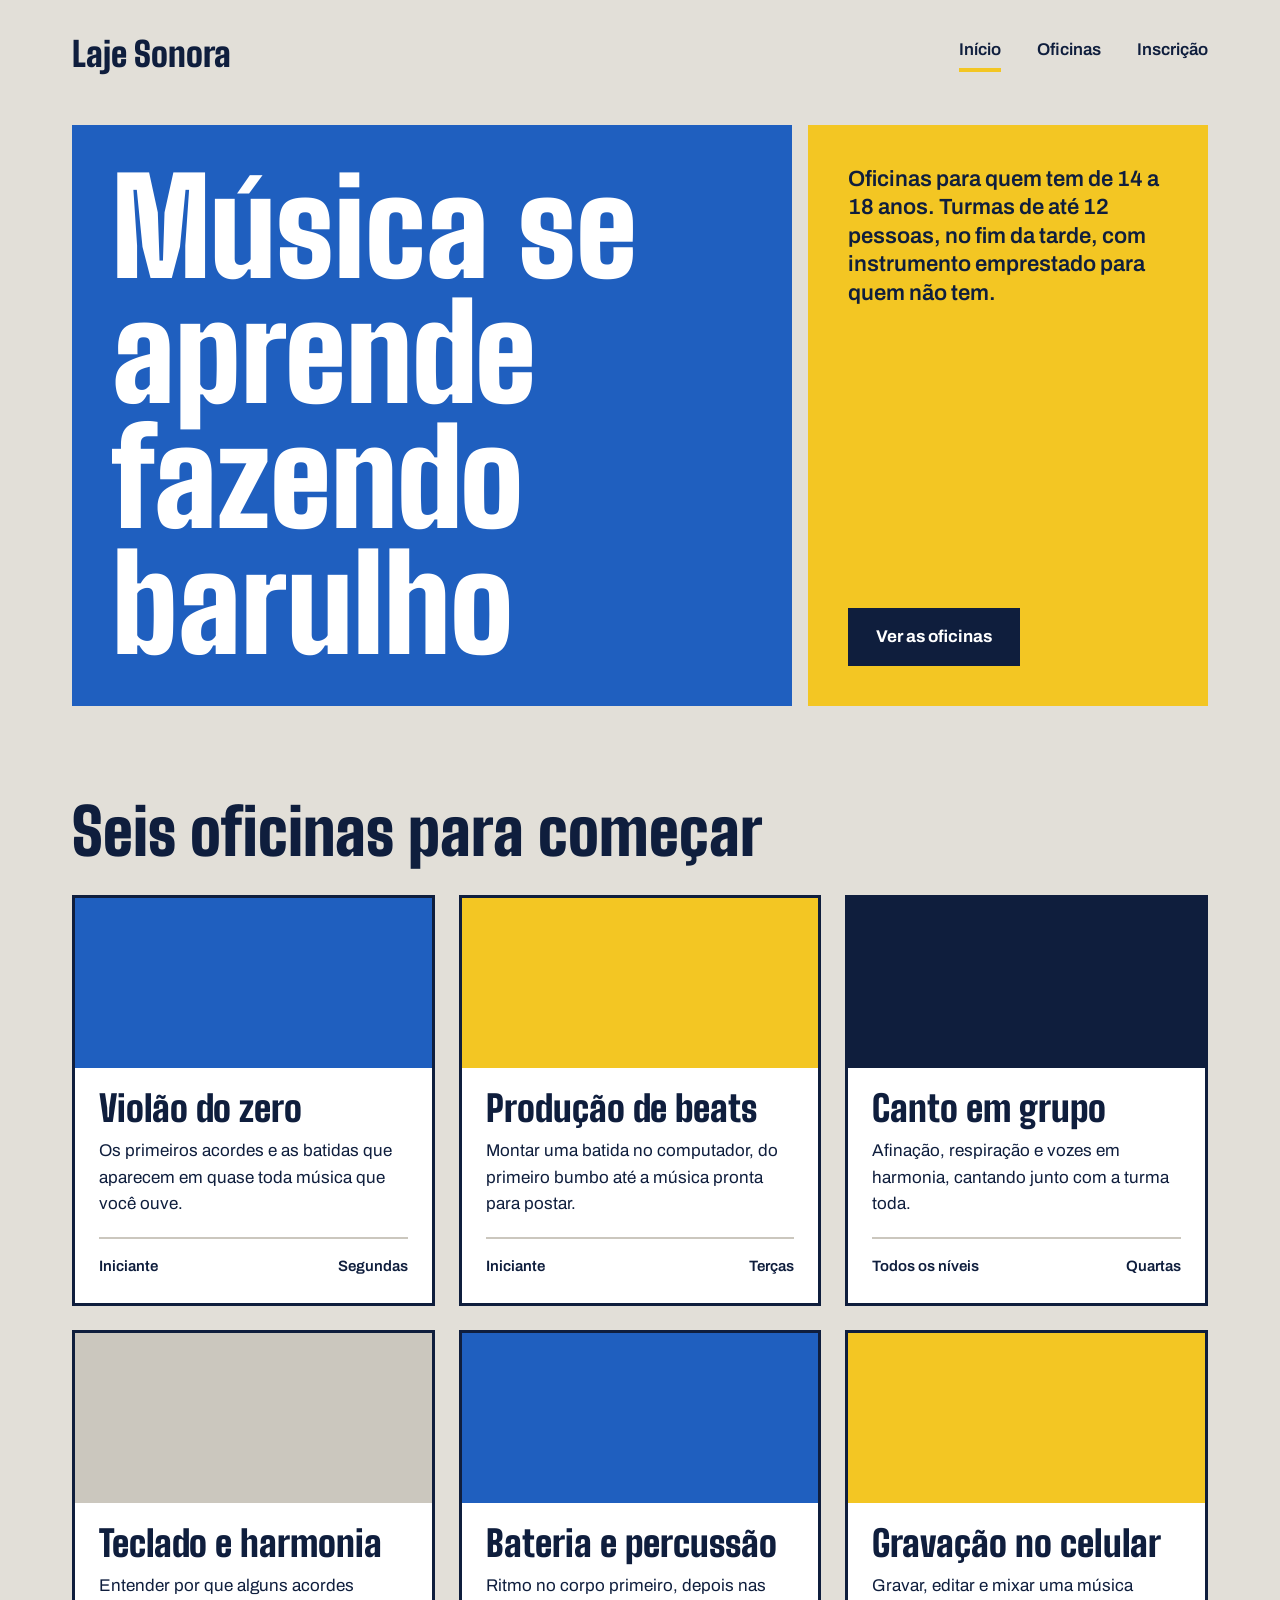
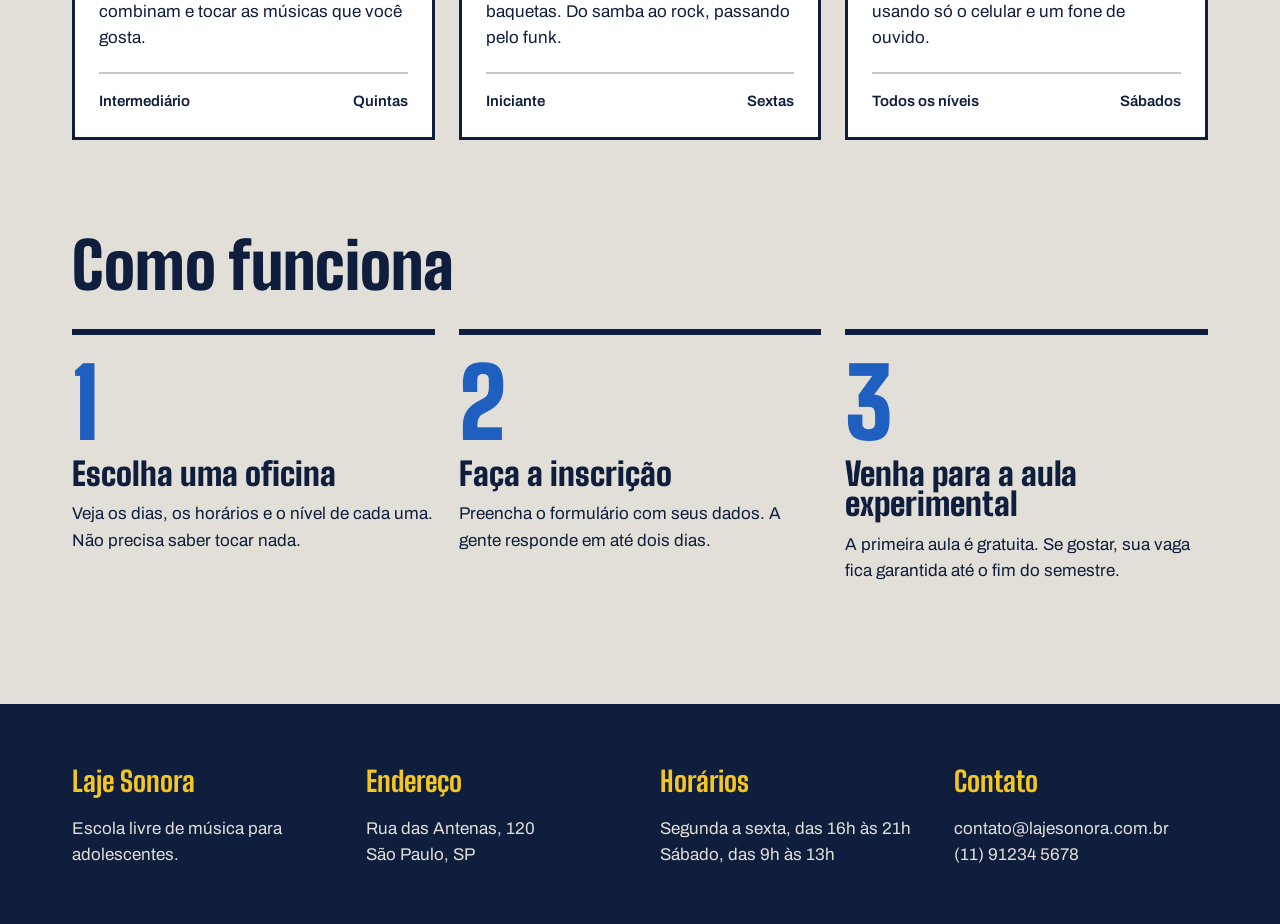
<file: index.html>
<!DOCTYPE html>
<html lang="pt-BR">
<head>
    <meta charset="UTF-8">
    <meta name="viewport" content="width=device-width, initial-scale=1.0">
    <title>Laje Sonora | Início</title>

    <link rel="preconnect" href="https://fonts.googleapis.com">
    <link rel="preconnect" href="https://fonts.gstatic.com" crossorigin>
    <link href="https://fonts.googleapis.com/css2?family=Archivo:wght@400;500;600;700&family=Big+Shoulders+Display:wght@600;700;800&display=swap" rel="stylesheet">
    <title>Laje Sonora</title>
    <link rel="preconnect" href="https://fonts.googleapis.com">
    <link rel="preconnect" href="https://fonts.gstatic.com" crossorigin>
    <link href="https://fonts.googleapis.com/css2?family=Big+Shoulders:opsz,wght@10..72,100..900&display=swap" rel="stylesheet">
    <link rel="preconnect" href="https://fonts.googleapis.com">
    <link rel="preconnect" href="https://fonts.gstatic.com" crossorigin>
    <link href="https://fonts.googleapis.com/css2?family=Archivo:ital,wght@0,100..900;1,100..900&family=Big+Shoulders:opsz,wght@10..72,100..900&display=swap" rel="stylesheet">
    <link rel="stylesheet" href="index.css">
</head>
<body>

    <header class="conteudo topo">
        <a class="logo" href="index.html">Laje Sonora</a>

        <nav class="menu">
            <a class="atual" href="index.html">Início</a>
            <a href="oficinas.html">Oficinas</a>
            <a href="inscricao.html">Inscrição</a>
        </nav>
    </header>

    <main>
        <section class="conteudo cartazes">
            <div class="cartaz cartaz-principal">
                <h1>Música se aprende fazendo barulho</h1>
            </div>

            <div class="cartaz cartaz-lateral">
                <p>
                    Oficinas para quem tem de 14 a 18 anos.
                    Turmas de até 12 pessoas, no fim da tarde,
                    com instrumento emprestado para quem não tem.
                </p>

                <a class="botao" href="oficinas.html">Ver as oficinas</a>
            </div>
        </section>

        <section class="conteudo secao">
            <h2 class="titulo-secao">Seis oficinas para começar</h2>

            <div class="cards">

                <article class="card">
                    <div class="foto foto-azul"></div>
                    <div class="card-texto">
                        <h3>Violão do zero</h3>
                        <p>Os primeiros acordes e as batidas que aparecem em quase toda música que você ouve.</p>
                        <div class="card-info">
                            <span>Iniciante</span>
                            <span>Segundas</span>
                        </div>
                    </div>
                </article>

                <article class="card">
                    <div class="foto foto-amarela"></div>
                    <div class="card-texto">
                        <h3>Produção de beats</h3>
                        <p>Montar uma batida no computador, do primeiro bumbo até a música pronta para postar.</p>
                        <div class="card-info">
                            <span>Iniciante</span>
                            <span>Terças</span>
                        </div>
                    </div>
                </article>

                <article class="card">
                    <div class="foto foto-tinta"></div>
                    <div class="card-texto">
                        <h3>Canto em grupo</h3>
                        <p>Afinação, respiração e vozes em harmonia, cantando junto com a turma toda.</p>
                        <div class="card-info">
                            <span>Todos os níveis</span>
                            <span>Quartas</span>
                        </div>
                    </div>
                </article>

                <article class="card">
                    <div class="foto"></div>
                    <div class="card-texto">
                        <h3>Teclado e harmonia</h3>
                        <p>Entender por que alguns acordes combinam e tocar as músicas que você gosta.</p>
                        <div class="card-info">
                            <span>Intermediário</span>
                            <span>Quintas</span>
                        </div>
                    </div>
                </article>

                <article class="card">
                    <div class="foto foto-azul"></div>
                    <div class="card-texto">
                        <h3>Bateria e percussão</h3>
                        <p>Ritmo no corpo primeiro, depois nas baquetas. Do samba ao rock, passando pelo funk.</p>
                        <div class="card-info">
                            <span>Iniciante</span>
                            <span>Sextas</span>
                        </div>
                    </div>
                </article>

                <article class="card">
                    <div class="foto foto-amarela"></div>
                    <div class="card-texto">
                        <h3>Gravação no celular</h3>
                        <p>Gravar, editar e mixar uma música usando só o celular e um fone de ouvido.</p>
                        <div class="card-info">
                            <span>Todos os níveis</span>
                            <span>Sábados</span>
                        </div>
                    </div>
                </article>

            </div>
        </section>

        <section class="conteudo secao">
            <h2 class="titulo-secao">Como funciona</h2>

            <div class="passos">

                <div class="passo">
                    <p class="passo-numero">1</p>
                    <h3>Escolha uma oficina</h3>
                    <p>Veja os dias, os horários e o nível de cada uma. Não precisa saber tocar nada.</p>
                </div>

                <div class="passo">
                    <p class="passo-numero">2</p>
                    <h3>Faça a inscrição</h3>
                    <p>Preencha o formulário com seus dados. A gente responde em até dois dias.</p>
                </div>

                <div class="passo">
                    <p class="passo-numero">3</p>
                    <h3>Venha para a aula experimental</h3>
                    <p>A primeira aula é gratuita. Se gostar, sua vaga fica garantida até o fim do semestre.</p>
                </div>

            </div>
        </section>
    </main>

    <footer class="rodape">
        <div class="conteudo rodape-colunas">

            <div class="rodape-coluna">
                <h4>Laje Sonora</h4>
                <p>Escola livre de música para adolescentes.</p>
            </div>

            <div class="rodape-coluna">
                <h4>Endereço</h4>
                <p>Rua das Antenas, 120<br>São Paulo, SP</p>
            </div>

            <div class="rodape-coluna">
                <h4>Horários</h4>
                <p>Segunda a sexta, das 16h às 21h<br>Sábado, das 9h às 13h</p>
            </div>

            <div class="rodape-coluna">
                <h4>Contato</h4>
                <p>contato@lajesonora.com.br<br>(11) 91234 5678</p>
            </div>

        </div>
    </footer>

</body>
</html>
</file>
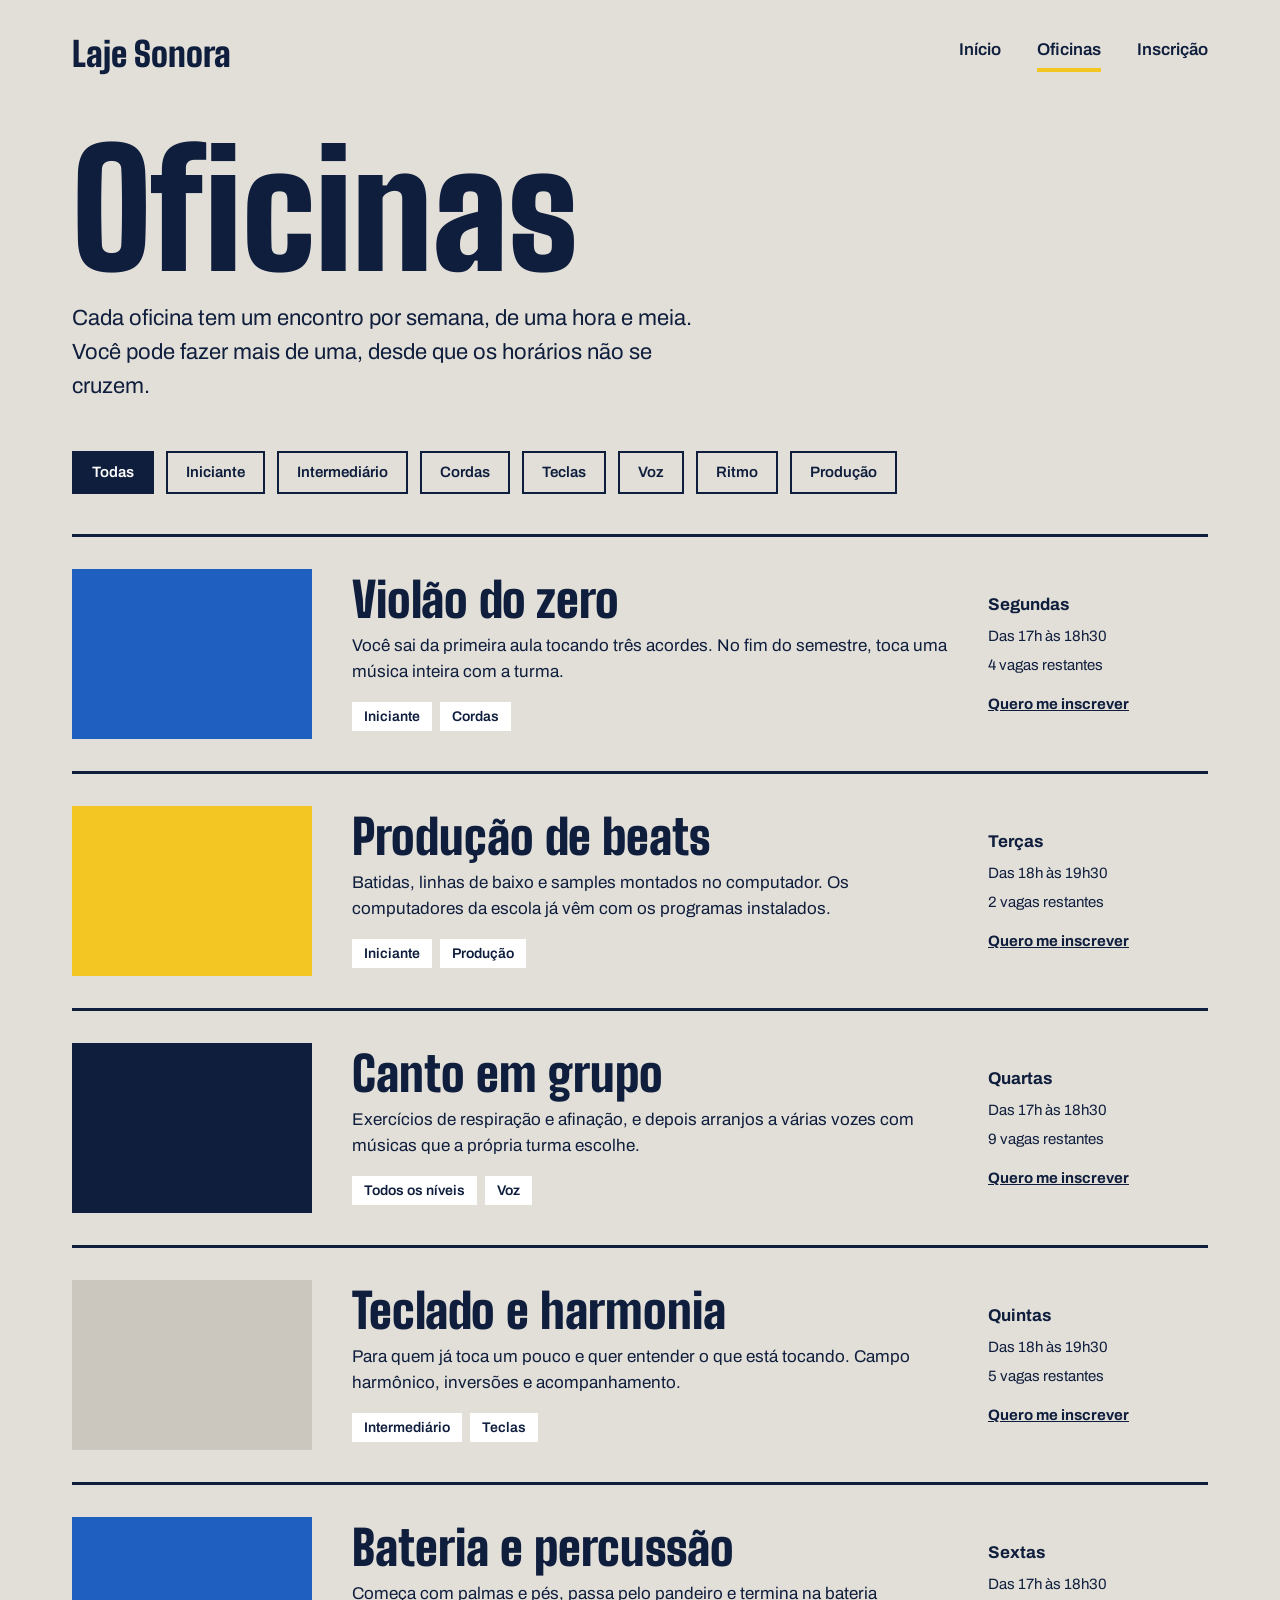
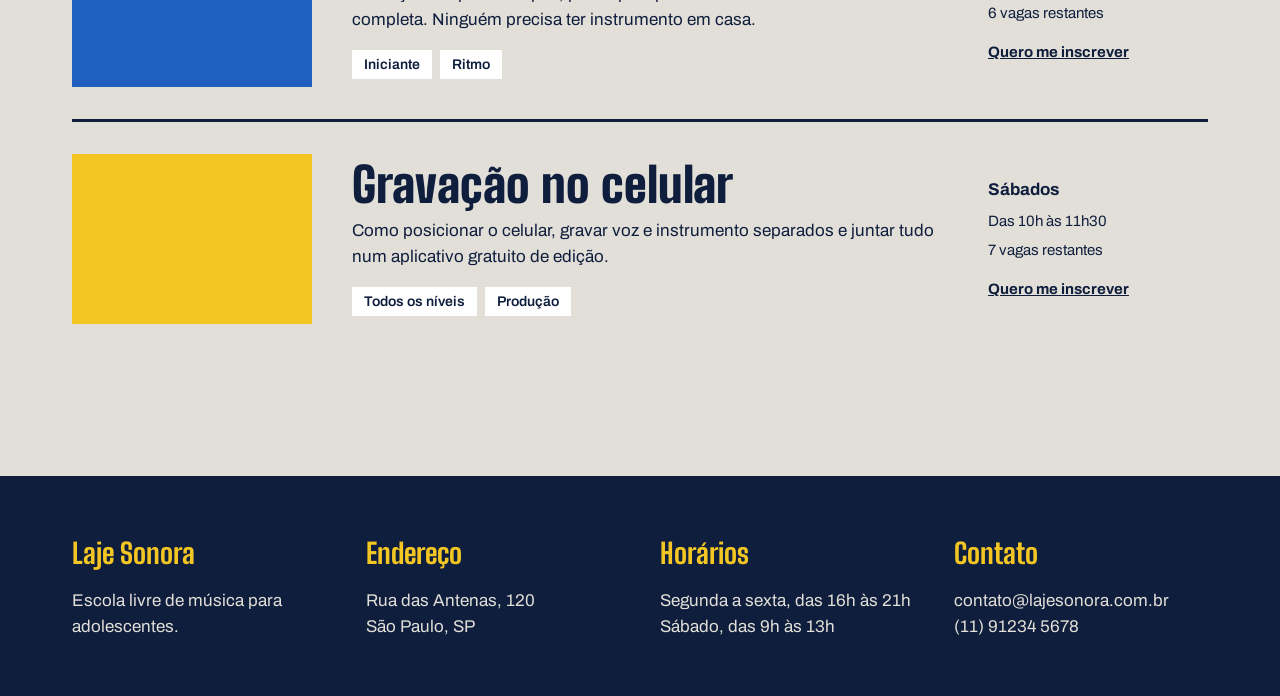
<file: oficinas.html>
<!DOCTYPE html>
<html lang="pt-BR">
<head>
    <meta charset="UTF-8">
    <meta name="viewport" content="width=device-width, initial-scale=1.0">
    <title>Laje Sonora | Oficinas</title>

    <link rel="preconnect" href="https://fonts.googleapis.com">
    <link rel="preconnect" href="https://fonts.gstatic.com" crossorigin>
    <link href="https://fonts.googleapis.com/css2?family=Archivo:wght@400;500;600;700&family=Big+Shoulders:opsz,wght@10..72,100..900&display=swap" rel="stylesheet">

    <link rel="stylesheet" href="oficinas.css">
</head>
<body>

    <header class="conteudo topo">
        <a class="logo" href="index.html">Laje Sonora</a>

        <nav class="menu">
            <a href="index.html">Início</a>
            <a class="atual" href="oficinas.html">Oficinas</a>
            <a href="inscricao.html">Inscrição</a>
        </nav>
    </header>

    <main class="conteudo">

        <h1 class="titulo-pagina">Oficinas</h1>

        <p class="subtitulo-pagina">
            Cada oficina tem um encontro por semana, de uma hora e meia.
            Você pode fazer mais de uma, desde que os horários não se cruzem.
        </p>

        <div class="filtros">
            <span class="filtro ativo">Todas</span>
            <span class="filtro">Iniciante</span>
            <span class="filtro">Intermediário</span>
            <span class="filtro">Cordas</span>
            <span class="filtro">Teclas</span>
            <span class="filtro">Voz</span>
            <span class="filtro">Ritmo</span>
            <span class="filtro">Produção</span>
        </div>

        <div class="lista">

            <article class="oficina">
                <div class="foto foto-azul"></div>
                <div class="oficina-texto">
                    <h2>Violão do zero</h2>
                    <p>Você sai da primeira aula tocando três acordes. No fim do semestre, toca uma música inteira com a turma.</p>
                    <div class="etiquetas">
                        <span class="etiqueta">Iniciante</span>
                        <span class="etiqueta">Cordas</span>
                    </div>
                </div>
                <div class="oficina-detalhes">
                    <strong>Segundas</strong>
                    <span>Das 17h às 18h30</span>
                    <span>4 vagas restantes</span>
                    <a href="inscricao.html">Quero me inscrever</a>
                </div>
            </article>

            <article class="oficina">
                <div class="foto foto-amarela"></div>
                <div class="oficina-texto">
                    <h2>Produção de beats</h2>
                    <p>Batidas, linhas de baixo e samples montados no computador. Os computadores da escola já vêm com os programas instalados.</p>
                    <div class="etiquetas">
                        <span class="etiqueta">Iniciante</span>
                        <span class="etiqueta">Produção</span>
                    </div>
                </div>
                <div class="oficina-detalhes">
                    <strong>Terças</strong>
                    <span>Das 18h às 19h30</span>
                    <span>2 vagas restantes</span>
                    <a href="inscricao.html">Quero me inscrever</a>
                </div>
            </article>

            <article class="oficina">
                <div class="foto foto-tinta"></div>
                <div class="oficina-texto">
                    <h2>Canto em grupo</h2>
                    <p>Exercícios de respiração e afinação, e depois arranjos a várias vozes com músicas que a própria turma escolhe.</p>
                    <div class="etiquetas">
                        <span class="etiqueta">Todos os níveis</span>
                        <span class="etiqueta">Voz</span>
                    </div>
                </div>
                <div class="oficina-detalhes">
                    <strong>Quartas</strong>
                    <span>Das 17h às 18h30</span>
                    <span>9 vagas restantes</span>
                    <a href="inscricao.html">Quero me inscrever</a>
                </div>
            </article>

            <article class="oficina">
                <div class="foto"></div>
                <div class="oficina-texto">
                    <h2>Teclado e harmonia</h2>
                    <p>Para quem já toca um pouco e quer entender o que está tocando. Campo harmônico, inversões e acompanhamento.</p>
                    <div class="etiquetas">
                        <span class="etiqueta">Intermediário</span>
                        <span class="etiqueta">Teclas</span>
                    </div>
                </div>
                <div class="oficina-detalhes">
                    <strong>Quintas</strong>
                    <span>Das 18h às 19h30</span>
                    <span>5 vagas restantes</span>
                    <a href="inscricao.html">Quero me inscrever</a>
                </div>
            </article>

            <article class="oficina">
                <div class="foto foto-azul"></div>
                <div class="oficina-texto">
                    <h2>Bateria e percussão</h2>
                    <p>Começa com palmas e pés, passa pelo pandeiro e termina na bateria completa. Ninguém precisa ter instrumento em casa.</p>
                    <div class="etiquetas">
                        <span class="etiqueta">Iniciante</span>
                        <span class="etiqueta">Ritmo</span>
                    </div>
                </div>
                <div class="oficina-detalhes">
                    <strong>Sextas</strong>
                    <span>Das 17h às 18h30</span>
                    <span>6 vagas restantes</span>
                    <a href="inscricao.html">Quero me inscrever</a>
                </div>
            </article>

            <article class="oficina">
                <div class="foto foto-amarela"></div>
                <div class="oficina-texto">
                    <h2>Gravação no celular</h2>
                    <p>Como posicionar o celular, gravar voz e instrumento separados e juntar tudo num aplicativo gratuito de edição.</p>
                    <div class="etiquetas">
                        <span class="etiqueta">Todos os níveis</span>
                        <span class="etiqueta">Produção</span>
                    </div>
                </div>
                <div class="oficina-detalhes">
                    <strong>Sábados</strong>
                    <span>Das 10h às 11h30</span>
                    <span>7 vagas restantes</span>
                    <a href="inscricao.html">Quero me inscrever</a>
                </div>
            </article>

        </div>
    </main>

    <footer class="rodape">
        <div class="conteudo rodape-colunas">

            <div class="rodape-coluna">
                <h4>Laje Sonora</h4>
                <p>Escola livre de música para adolescentes.</p>
            </div>

            <div class="rodape-coluna">
                <h4>Endereço</h4>
                <p>Rua das Antenas, 120<br>São Paulo, SP</p>
            </div>

            <div class="rodape-coluna">
                <h4>Horários</h4>
                <p>Segunda a sexta, das 16h às 21h<br>Sábado, das 9h às 13h</p>
            </div>

            <div class="rodape-coluna">
                <h4>Contato</h4>
                <p>contato@lajesonora.com.br<br>(11) 91234 5678</p>
            </div>

        </div>
    </footer>

</body>
</html>
</file>
<file: index.css>
* {
    margin: 0;
    padding: 0;
    box-sizing: border-box;
  }
  
  :root {
    --concreto: #E2DFD8;
    --concreto-escuro: #CBC7BE;
    --tinta: #0F1E3D;
    --caixa-dagua: #1F5FBF;
    --fita: #F3C623;
    --branco: #FFFFFF;
  
    --fonte-cartaz: "Big Shoulders", "Arial Narrow", sans-serif;
    --fonte-texto: "Archivo", Arial, sans-serif;
  }
  
  body {
    background-color: var(--concreto);
    color: var(--tinta);
    font-family: var(--fonte-texto);
    font-size: 17px;
    line-height: 1.55;
  }
  
  a {
    color: inherit;
  }
  
  h1,
  h2,
  h3 {
    font-family: var(--fonte-cartaz);
    font-weight: 900;
    line-height: 0.95;
  }
  
  .conteudo {
    max-width: 1200px;
    margin-inline: auto;
    padding-inline: 32px;
  }
  
  .topo {
    padding-block: 28px;
    display: flex;
    justify-content: space-between;
    align-items: center;
  }
  
  .logo {
    font-family: var(--fonte-cartaz);
    font-size: 34px;
    font-weight: 900;
    text-decoration: none;
  }
  
  .menu {
    display: flex;
    gap: 36px;
  }
  
  .menu a {
    font-weight: 600;
    text-decoration: none;
    padding-bottom: 4px;
    border-bottom: 4px solid transparent;
  }
  
  .menu a:hover {
    border-bottom-color: var(--tinta);
  }
  
  .menu a.atual {
    border-bottom-color: var(--fita);
  }
  
  .cartazes {
    margin-top: 16px;
    display: flex;
    gap: 16px;
  }
  
  .cartaz {
    padding: 40px;
  }
  
  .cartaz-principal {
    background-color: var(--caixa-dagua);
    color: var(--branco);
    flex: 2;
  }
  
  .cartaz-principal h1 {
    font-size: 132px;
    max-width: 9ch;
  }
  
  .cartaz-lateral {
    background-color: var(--fita);
    flex: 1;
    display: flex;
    flex-direction: column;
    justify-content: space-between;
    gap: 32px;
    align-items: flex-start;
  }
  
  .cartaz-lateral p {
    font-size: 22px;
    font-weight: 600;
    line-height: 1.3;
  }
  
  .botao {
    background-color: var(--tinta);
    color: var(--branco);
    font-weight: 700;
    text-decoration: none;
    padding: 16px 28px;
    border: none;
    font-family: var(--fonte-texto);
    font-size: 17px;
    cursor: pointer;
  }
  
  .botao:hover {
    background-color: var(--caixa-dagua);
  }

  .secao {
    margin-top: 96px;
  }
  
  .titulo-secao {
    font-size: 64px;
    margin-bottom: 32px;
  }
  
  .cards {
    display: flex;
    flex-wrap: wrap;
    gap: 24px;
  }
  
  .card {
    background-color: var(--branco);
    border: 3px solid var(--tinta);
    flex: 1 1 340px;
  }
  
  .card .foto {
    height: 170px;
  }
  
  .foto {
    background-color: var(--concreto-escuro);
  }
  
  .foto-azul {
    background-color: var(--caixa-dagua);
  }
  
  .foto-amarela {
    background-color: var(--fita);
  }
  
  .foto-tinta {
    background-color: var(--tinta);
  }
  
  .card-texto {
    padding: 24px;
  }
  
  .card h3 {
    font-size: 36px;
    margin-bottom: 12px;
  }
  
  .card-info {
    margin-top: 20px;
    padding-top: 16px;
    border-top: 2px solid var(--concreto-escuro);
    font-weight: 600;
    font-size: 15px;
    display: flex;
    justify-content: space-between;
  }

  .passos {
    display: flex;
    gap: 24px;
  }
  
  .passo {
    border-top: 6px solid var(--tinta);
    padding-top: 20px;
    flex: 1;
  }
  
  .passo-numero {
    font-family: var(--fonte-cartaz);
    font-size: 96px;
    font-weight: 900;
    line-height: 1;
    color: var(--caixa-dagua);
  }
  
  .passo h3 {
    font-size: 32px;
    margin-block: 8px 12px;
  }
  
  .rodape {
    margin-top: 120px;
    background-color: var(--tinta);
    color: var(--concreto);
    padding-block: 56px;
  }
  
  .rodape-colunas {
    display: flex;
    gap: 40px;
  }
  
  .rodape-coluna {
    flex: 1;
  }
  
  .rodape h4 {
    font-family: var(--fonte-cartaz);
    font-size: 28px;
    color: var(--fita);
    margin-bottom: 12px;
  }
</file>
<file: oficinas.css>
* {
    margin: 0;
    padding: 0;
    box-sizing: border-box;
}

:root {
    --concreto: #E2DFD8;
    --concreto-escuro: #CBC7BE;
    --tinta: #0F1E3D;
    --caixa-dagua: #1F5FBF;
    --fita: #F3C623;
    --branco: #FFFFFF;

    --fonte-cartaz: "Big Shoulders", "Arial Narrow", sans-serif;
    --fonte-texto: "Archivo", Arial, sans-serif;
}

body {
    background-color: var(--concreto);
    color: var(--tinta);
    font-family: var(--fonte-texto);
    font-size: 17px;
    line-height: 1.55;
}

a {
    color: inherit;
}

h1,
h2,
h3 {
    font-family: var(--fonte-cartaz);
    font-weight: 900;
    line-height: 0.95;
}

.conteudo {
    max-width: 1200px;
    margin-inline: auto;
    padding-inline: 32px;
}

.topo {
    padding-block: 28px;
    display: flex;
    justify-content: space-between;
    align-items: center;
}

.logo {
    font-family: var(--fonte-cartaz);
    font-size: 34px;
    font-weight: 900;
    text-decoration: none;
}

.menu {
    display: flex;
    gap: 36px;
}

.menu a {
    font-weight: 600;
    text-decoration: none;
    padding-bottom: 4px;
    border-bottom: 4px solid transparent;
}

.menu a:hover {
    border-bottom-color: var(--tinta);
}

.menu a.atual {
    border-bottom-color: var(--fita);
}

.foto {
    background-color: var(--concreto-escuro);
}

.foto-azul {
    background-color: var(--caixa-dagua);
}

.foto-amarela {
    background-color: var(--fita);
}

.foto-tinta {
    background-color: var(--tinta);
}

.titulo-pagina {
    font-size: 160px;
    margin-top: 24px;
}

.subtitulo-pagina {
    font-size: 22px;
    max-width: 640px;
    margin-top: 16px;
}

.filtros {
    margin-top: 48px;
    display: flex;
    flex-wrap: wrap;
    gap: 12px;
}

.filtro {
    border: 2px solid var(--tinta);
    padding: 8px 18px;
    font-weight: 600;
    font-size: 15px;
}

.filtro.ativo {
    background-color: var(--tinta);
    color: var(--branco);
}
.lista {
    margin-top: 40px;
}

.oficina {
    padding-block: 32px;
    border-top: 3px solid var(--tinta);
    display: flex;
    align-items: center;
    gap: 40px;
}

.oficina .foto {
    width: 240px;
    height: 170px;
    flex-shrink: 0;
}

.oficina-texto {
    flex: 1;
}

.oficina h2 {
    font-size: 48px;
    margin-bottom: 10px;
}

.etiquetas {
    margin-top: 16px;
    display: flex;
    gap: 8px;
    flex-wrap: wrap;
}

.etiqueta {
    background-color: var(--branco);
    padding: 4px 12px;
    font-size: 14px;
    font-weight: 600;
}

.oficina-detalhes {
    width: 220px;
    flex-shrink: 0;
    font-size: 15px;
    display: flex;
    flex-direction: column;
    gap: 6px;
}

.oficina-detalhes strong {
    font-size: 17px;
}

.oficina-detalhes a {
    margin-top: 10px;
    font-weight: 700;
}

.rodape {
    margin-top: 120px;
    background-color: var(--tinta);
    color: var(--concreto);
    padding-block: 56px;
}

.rodape-colunas {
    display: flex;
    gap: 40px;
}

.rodape-coluna {
    flex: 1;
}

.rodape h4 {
    font-family: var(--fonte-cartaz);
    font-size: 28px;
    color: var(--fita);
    margin-bottom: 12px;
}

@media (max-width: 850px) {
    .titulo-pagina {
        font-size: 110px;
    }

    .oficina {
        flex-wrap: wrap;
        gap: 24px;
    }

    .oficina-texto {
        min-width: 250px;
    }

    .oficina-detalhes {
        width: 100%;
    }

    .rodape-colunas {
        flex-wrap: wrap;
    }
}

@media (max-width: 600px) {
    .topo {
        flex-direction: column;
        gap: 20px;
    }

    .menu {
        gap: 18px;
        flex-wrap: wrap;
    }

    .titulo-pagina {
        font-size: 76px;
    }

    .subtitulo-pagina {
        font-size: 18px;
    }

    .oficina .foto {
        width: 100%;
    }

    .oficina h2 {
        font-size: 38px;
    }
}
</file>
